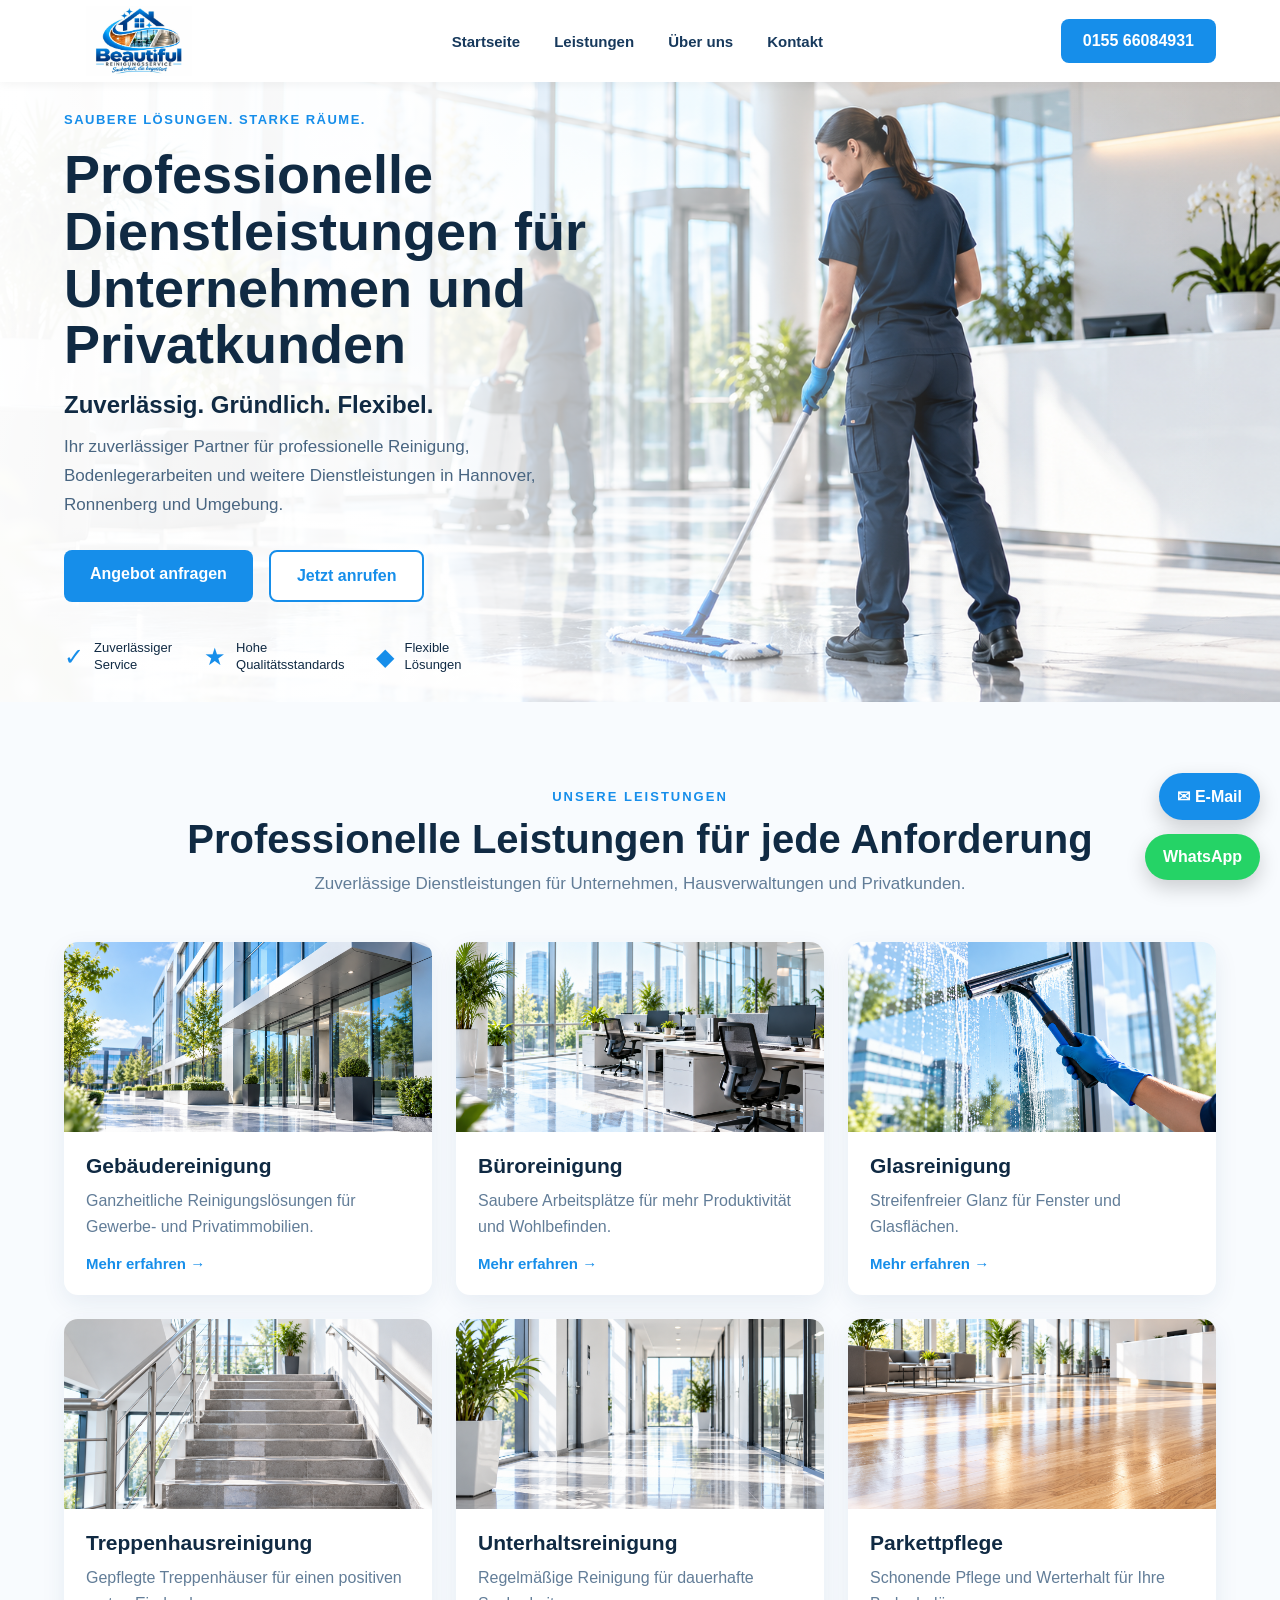
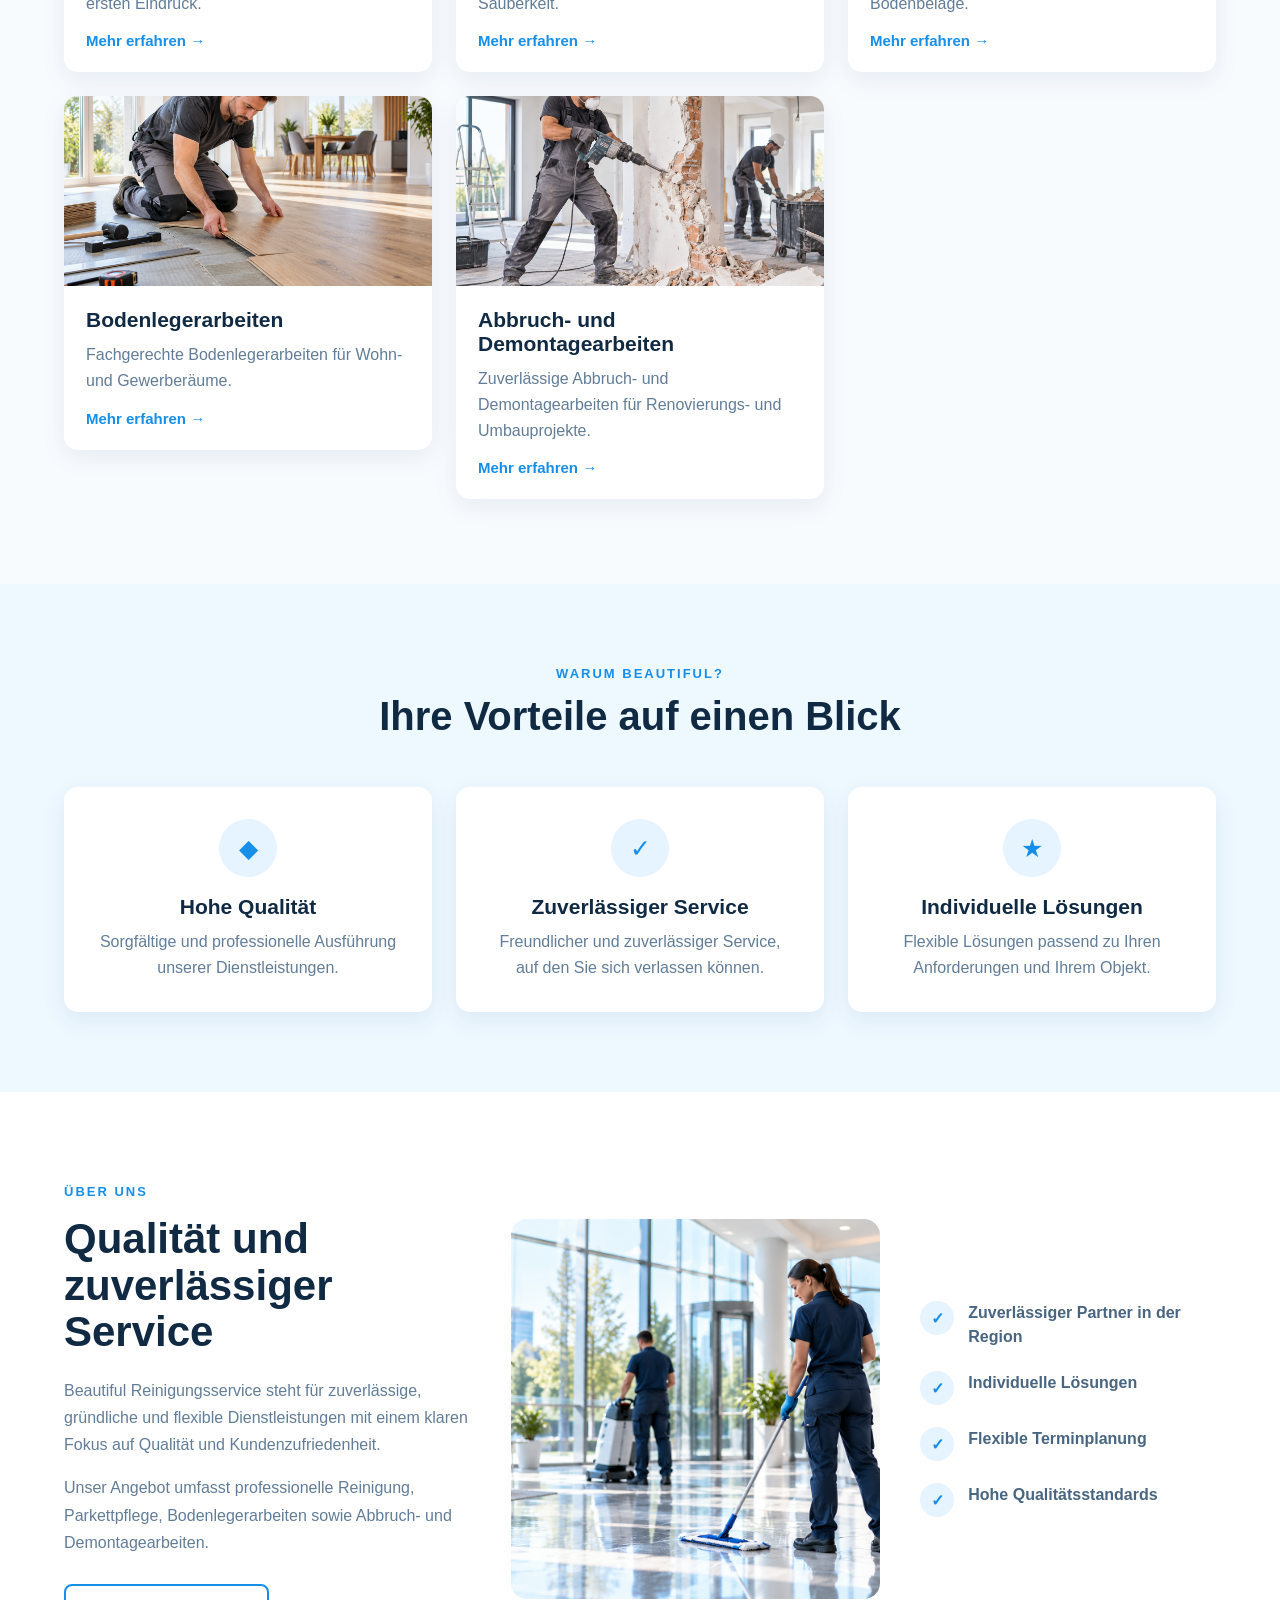
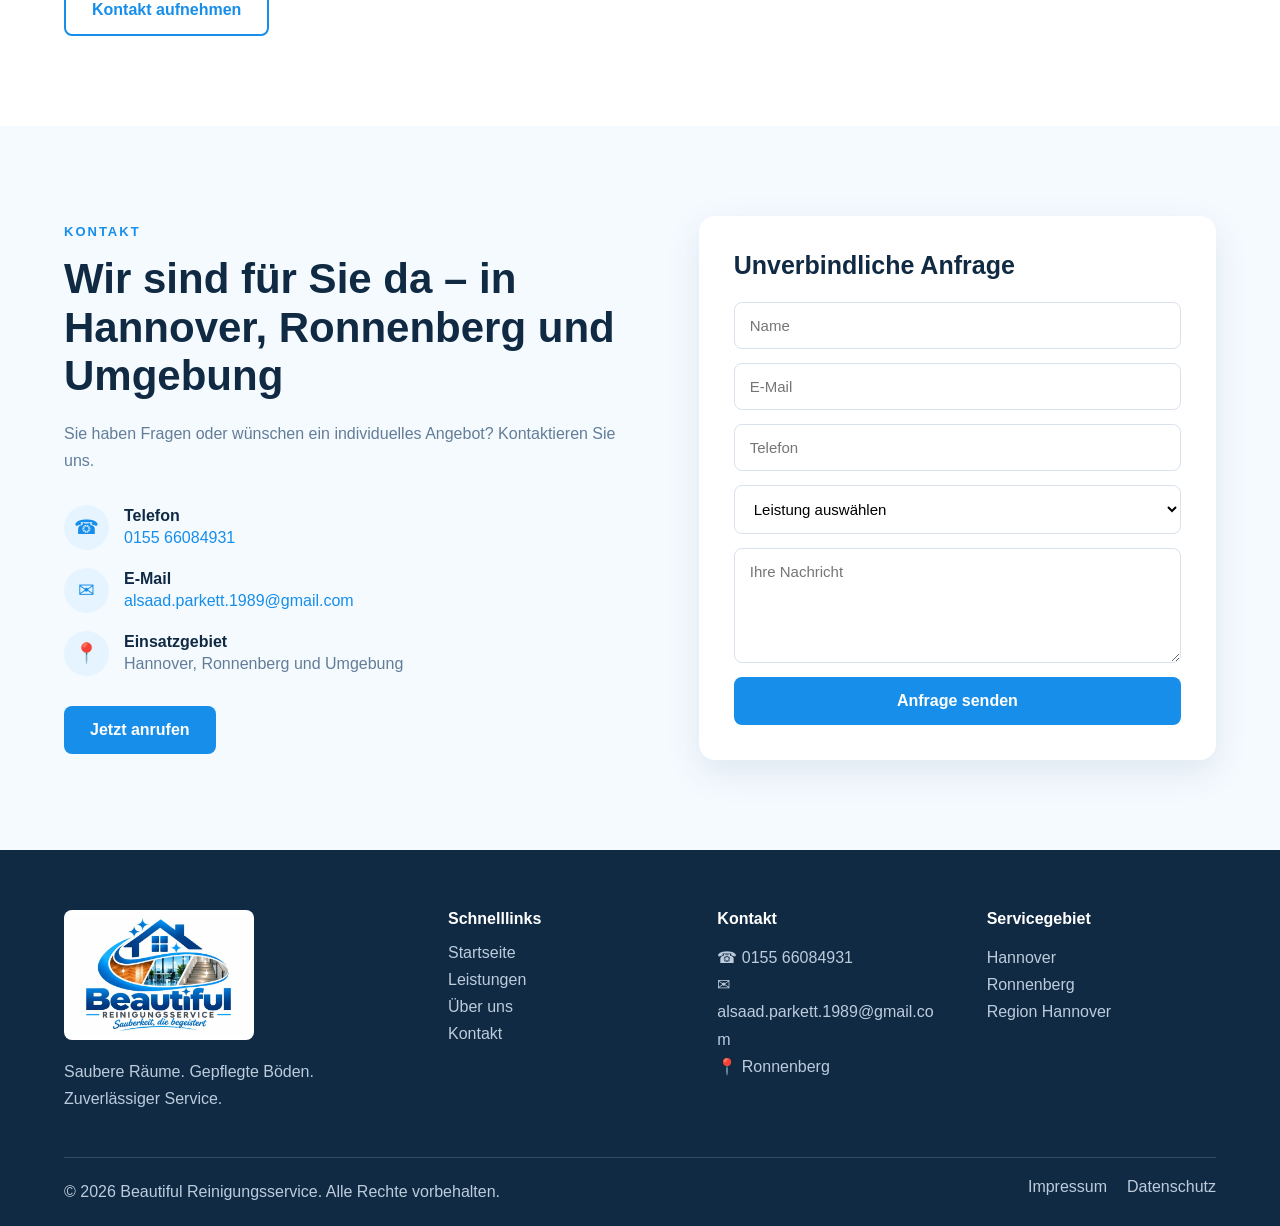
<file: index.html>
<!DOCTYPE html>
<html lang="de">

<head>
  <meta charset="UTF-8">

  <meta
    name="viewport"
    content="width=device-width, initial-scale=1.0"
  >

  <title>
    Beautiful Reinigungsservice | Hannover & Ronnenberg
  </title>

  <meta
    name="description"
    content="Professionelle Gebäudereinigung, Büroreinigung, Glasreinigung, Treppenhausreinigung, Unterhaltsreinigung, Parkettpflege, Bodenlegerarbeiten sowie Abbruch- und Demontagearbeiten in Hannover, Ronnenberg und Umgebung."
  >

  <meta
    http-equiv="Content-Security-Policy"
    content="
      default-src 'self';
      script-src 'self';
      style-src 'self';
      img-src 'self' data:;
      font-src 'self';
      connect-src 'self' https://formspree.io;
      form-action 'self' https://formspree.io;
      object-src 'none';
      base-uri 'self';
    "
  >

  <meta
    name="referrer"
    content="strict-origin-when-cross-origin"
  >

  <link
    rel="icon"
    type="image/jpeg"
    href="images/logo.jpeg"
  >

  <link
    rel="stylesheet"
    href="style.css"
  >
</head>


<body>


<!-- ================= HEADER ================= -->

<header class="header">

  <div class="container nav">

    <a
      href="#start"
      class="logo"
      aria-label="Beautiful Reinigungsservice Startseite"
    >
      <img
        src="images/logo.jpeg"
        alt="Beautiful Reinigungsservice Logo"
      >
    </a>


    <button
      class="menu-toggle"
      id="menuToggle"
      type="button"
      aria-label="Menü öffnen"
      aria-expanded="false"
      aria-controls="mobileNav"
    >
      ☰
    </button>


    <nav id="mobileNav">

      <a href="#start">
        Startseite
      </a>

      <a href="#leistungen">
        Leistungen
      </a>

      <a href="#ueber-uns">
        Über uns
      </a>

      <a href="#kontakt">
        Kontakt
      </a>

    </nav>


    <a
      class="nav-button"
      href="tel:+4915566084931"
    >
      0155 66084931
    </a>

  </div>

</header>



<!-- ================= HERO ================= -->

<section
  class="hero"
  id="start"
>

  <div class="container hero-content">

    <div class="hero-text">

      <span class="eyebrow">
        SAUBERE LÖSUNGEN. STARKE RÄUME.
      </span>


      <h1>
        Professionelle Dienstleistungen
        für Unternehmen und Privatkunden
      </h1>


      <h3>
        Zuverlässig. Gründlich. Flexibel.
      </h3>


      <p>
        Ihr zuverlässiger Partner für professionelle Reinigung,
        Bodenlegerarbeiten und weitere Dienstleistungen
        in Hannover, Ronnenberg und Umgebung.
      </p>


      <div class="hero-buttons">

        <a
          href="#kontakt"
          class="btn-primary"
        >
          Angebot anfragen
        </a>


        <a
          href="tel:+4915566084931"
          class="btn-secondary"
        >
          Jetzt anrufen
        </a>

      </div>


      <div class="hero-features">

        <div>
          <span>✓</span>

          <p>
            Zuverlässiger<br>
            Service
          </p>
        </div>


        <div>
          <span>★</span>

          <p>
            Hohe<br>
            Qualitätsstandards
          </p>
        </div>


        <div>
          <span>◆</span>

          <p>
            Flexible<br>
            Lösungen
          </p>
        </div>

      </div>

    </div>

  </div>

</section>



<!-- ================= LEISTUNGEN ================= -->

<section
  class="services"
  id="leistungen"
>

  <div class="container">

    <div class="section-heading">

      <span>
        UNSERE LEISTUNGEN
      </span>


      <h2>
        Professionelle Leistungen für jede Anforderung
      </h2>


      <p>
        Zuverlässige Dienstleistungen für Unternehmen,
        Hausverwaltungen und Privatkunden.
      </p>

    </div>


    <div class="service-grid">


      <!-- GEBÄUDEREINIGUNG -->

      <article class="service-card">

        <img
          src="images/gebaeudereinigung.png"
          alt="Gebäudereinigung"
          loading="lazy"
        >

        <div class="service-content">

          <h3>
            Gebäudereinigung
          </h3>

          <p>
            Ganzheitliche Reinigungslösungen
            für Gewerbe- und Privatimmobilien.
          </p>


          <button
            class="more-btn"
            type="button"
          >
            Mehr erfahren →
          </button>


          <div class="more-text">

            <p>
              Wir übernehmen die professionelle Reinigung
              von Wohn- und Gewerbeimmobilien.
              Der Leistungsumfang wird individuell
              an Ihr Objekt angepasst.
            </p>


            <button
              class="service-request"
              type="button"
              data-service="Gebäudereinigung"
            >
              Angebot anfragen
            </button>

          </div>

        </div>

      </article>



      <!-- BÜROREINIGUNG -->

      <article class="service-card">

        <img
          src="images/buero.png"
          alt="Büroreinigung"
          loading="lazy"
        >

        <div class="service-content">

          <h3>
            Büroreinigung
          </h3>

          <p>
            Saubere Arbeitsplätze für mehr
            Produktivität und Wohlbefinden.
          </p>


          <button
            class="more-btn"
            type="button"
          >
            Mehr erfahren →
          </button>


          <div class="more-text">

            <p>
              Wir reinigen Büros, Arbeitsplätze,
              Küchen, Sanitärbereiche und
              Gemeinschaftsräume gründlich und zuverlässig.
            </p>


            <button
              class="service-request"
              type="button"
              data-service="Büroreinigung"
            >
              Angebot anfragen
            </button>

          </div>

        </div>

      </article>



      <!-- GLASREINIGUNG -->

      <article class="service-card">

        <img
          src="images/glasreinigung.png"
          alt="Glasreinigung"
          loading="lazy"
        >

        <div class="service-content">

          <h3>
            Glasreinigung
          </h3>

          <p>
            Streifenfreier Glanz für Fenster
            und Glasflächen.
          </p>


          <button
            class="more-btn"
            type="button"
          >
            Mehr erfahren →
          </button>


          <div class="more-text">

            <p>
              Professionelle Reinigung von Fenstern,
              Glasflächen und Glastüren für ein
              gepflegtes Ergebnis.
            </p>


            <button
              class="service-request"
              type="button"
              data-service="Glasreinigung"
            >
              Angebot anfragen
            </button>

          </div>

        </div>

      </article>



      <!-- TREPPENHAUSREINIGUNG -->

      <article class="service-card">

        <img
          src="images/treppenhaus.png"
          alt="Treppenhausreinigung"
          loading="lazy"
        >

        <div class="service-content">

          <h3>
            Treppenhausreinigung
          </h3>

          <p>
            Gepflegte Treppenhäuser für einen
            positiven ersten Eindruck.
          </p>


          <button
            class="more-btn"
            type="button"
          >
            Mehr erfahren →
          </button>


          <div class="more-text">

            <p>
              Reinigung von Treppen, Geländern,
              Eingangsbereichen und gemeinschaftlich
              genutzten Flächen.
            </p>


            <button
              class="service-request"
              type="button"
              data-service="Treppenhausreinigung"
            >
              Angebot anfragen
            </button>

          </div>

        </div>

      </article>



      <!-- UNTERHALTSREINIGUNG -->

      <article class="service-card">

        <img
          src="images/unterhaltsreinigung.png"
          alt="Unterhaltsreinigung"
          loading="lazy"
        >

        <div class="service-content">

          <h3>
            Unterhaltsreinigung
          </h3>

          <p>
            Regelmäßige Reinigung für dauerhafte
            Sauberkeit.
          </p>


          <button
            class="more-btn"
            type="button"
          >
            Mehr erfahren →
          </button>


          <div class="more-text">

            <p>
              Regelmäßige Reinigung nach individuell
              vereinbartem Reinigungsplan –
              täglich, wöchentlich oder nach Bedarf.
            </p>


            <button
              class="service-request"
              type="button"
              data-service="Unterhaltsreinigung"
            >
              Angebot anfragen
            </button>

          </div>

        </div>

      </article>



      <!-- PARKETTPFLEGE -->

      <article class="service-card">

        <img
          src="images/parkettpflege.png"
          alt="Parkettpflege"
          loading="lazy"
        >

        <div class="service-content">

          <h3>
            Parkettpflege
          </h3>

          <p>
            Schonende Pflege und Werterhalt
            für Ihre Bodenbeläge.
          </p>


          <button
            class="more-btn"
            type="button"
          >
            Mehr erfahren →
          </button>


          <div class="more-text">

            <p>
              Schonende Reinigung und Pflege
              von Parkett- und Holzböden
              für eine gepflegte Oberfläche.
            </p>


            <button
              class="service-request"
              type="button"
              data-service="Parkettpflege"
            >
              Angebot anfragen
            </button>

          </div>

        </div>

      </article>



      <!-- BODENLEGER -->

      <article class="service-card">

        <img
          src="images/bodenleger.png"
          alt="Bodenlegerarbeiten"
          loading="lazy"
        >

        <div class="service-content">

          <h3>
            Bodenlegerarbeiten
          </h3>

          <p>
            Fachgerechte Bodenlegerarbeiten
            für Wohn- und Gewerberäume.
          </p>


          <button
            class="more-btn"
            type="button"
          >
            Mehr erfahren →
          </button>


          <div class="more-text">

            <p>
              Wir übernehmen Bodenlegerarbeiten
              im Rahmen der gesetzlich zulässigen Tätigkeiten
              und beraten Sie individuell zu Ihrem Projekt.
            </p>


            <button
              class="service-request"
              type="button"
              data-service="Bodenlegerarbeiten"
            >
              Angebot anfragen
            </button>

          </div>

        </div>

      </article>



      <!-- ABBRUCH -->

      <article class="service-card">

        <img
          src="images/abbruch.png"
          alt="Abbruch- und Demontagearbeiten"
          loading="lazy"
        >

        <div class="service-content">

          <h3>
            Abbruch- und Demontagearbeiten
          </h3>

          <p>
            Zuverlässige Abbruch- und Demontagearbeiten
            für Renovierungs- und Umbauprojekte.
          </p>


          <button
            class="more-btn"
            type="button"
          >
            Mehr erfahren →
          </button>


          <div class="more-text">

            <p>
              Durchführung von Abbruch- und Demontagearbeiten
              im Rahmen der gesetzlich zulässigen Tätigkeiten.
            </p>


            <button
              class="service-request"
              type="button"
              data-service="Abbruch- und Demontagearbeiten"
            >
              Angebot anfragen
            </button>

          </div>

        </div>

      </article>


    </div>

  </div>

</section>



<!-- ================= VORTEILE ================= -->

<section class="advantages">

  <div class="container">

    <div class="section-heading">

      <span>
        WARUM BEAUTIFUL?
      </span>

      <h2>
        Ihre Vorteile auf einen Blick
      </h2>

    </div>


    <div class="advantages-grid">


      <div class="advantage-card">

        <div class="advantage-icon">
          ◆
        </div>

        <h3>
          Hohe Qualität
        </h3>

        <p>
          Sorgfältige und professionelle Ausführung
          unserer Dienstleistungen.
        </p>

      </div>


      <div class="advantage-card">

        <div class="advantage-icon">
          ✓
        </div>

        <h3>
          Zuverlässiger Service
        </h3>

        <p>
          Freundlicher und zuverlässiger Service,
          auf den Sie sich verlassen können.
        </p>

      </div>


      <div class="advantage-card">

        <div class="advantage-icon">
          ★
        </div>

        <h3>
          Individuelle Lösungen
        </h3>

        <p>
          Flexible Lösungen passend
          zu Ihren Anforderungen und Ihrem Objekt.
        </p>

      </div>


    </div>

  </div>

</section>



<!-- ================= ÜBER UNS ================= -->

<section
  class="about"
  id="ueber-uns"
>

  <div class="container about-grid">


    <div class="about-text">

      <span class="section-label">
        ÜBER UNS
      </span>


      <h2>
        Qualität und zuverlässiger Service
      </h2>


      <p>
        Beautiful Reinigungsservice steht für zuverlässige,
        gründliche und flexible Dienstleistungen
        mit einem klaren Fokus auf Qualität
        und Kundenzufriedenheit.
      </p>


      <p>
        Unser Angebot umfasst professionelle Reinigung,
        Parkettpflege, Bodenlegerarbeiten sowie
        Abbruch- und Demontagearbeiten.
      </p>


      <a
        href="#kontakt"
        class="btn-secondary about-button"
      >
        Kontakt aufnehmen
      </a>

    </div>


    <div class="about-image-wrap">

      <img
        src="images/hero-cleaning.png"
        alt="Professionelle Dienstleistungen"
        class="about-image"
        loading="lazy"
      >

    </div>


    <div class="about-points">

      <div class="about-point">
        <span>✓</span>
        <p>Zuverlässiger Partner in der Region</p>
      </div>

      <div class="about-point">
        <span>✓</span>
        <p>Individuelle Lösungen</p>
      </div>

      <div class="about-point">
        <span>✓</span>
        <p>Flexible Terminplanung</p>
      </div>

      <div class="about-point">
        <span>✓</span>
        <p>Hohe Qualitätsstandards</p>
      </div>

    </div>


  </div>

</section>



<!-- ================= KONTAKT ================= -->

<section
  class="contact"
  id="kontakt"
>

  <div class="container contact-grid">


    <div class="contact-info">

      <span class="section-label">
        KONTAKT
      </span>


      <h2>
        Wir sind für Sie da – in Hannover,
        Ronnenberg und Umgebung
      </h2>


      <p>
        Sie haben Fragen oder wünschen
        ein individuelles Angebot?
        Kontaktieren Sie uns.
      </p>


      <div class="contact-items">


        <div class="contact-item">

          <span>☎</span>

          <div>

            <strong>
              Telefon
            </strong>

            <a href="tel:+4915566084931">
              0155 66084931
            </a>

          </div>

        </div>



        <div class="contact-item">

          <span>✉</span>

          <div>

            <strong>
              E-Mail
            </strong>

            <a href="mailto:alsaad.parkett.1989@gmail.com">
              alsaad.parkett.1989@gmail.com
            </a>

          </div>

        </div>



        <div class="contact-item">

          <span>📍</span>

          <div>

            <strong>
              Einsatzgebiet
            </strong>

            <p>
              Hannover, Ronnenberg und Umgebung
            </p>

          </div>

        </div>


      </div>


      <a
        href="tel:+4915566084931"
        class="btn-primary contact-button"
      >
        Jetzt anrufen
      </a>

    </div>



    <!-- FORMULAR -->

    <div class="contact-box">

      <h3>
        Unverbindliche Anfrage
      </h3>


      <form
        id="contactForm"
        action="https://formspree.io/f/xkjoogwv"
        method="POST"
      >


        <label class="sr-only" for="name">
          Name
        </label>


        <input
          id="name"
          type="text"
          name="name"
          placeholder="Name"
          maxlength="100"
          required
        >


        <label class="sr-only" for="email">
          E-Mail
        </label>


        <input
          id="email"
          type="email"
          name="email"
          placeholder="E-Mail"
          maxlength="150"
          required
        >


        <label class="sr-only" for="telefon">
          Telefon
        </label>


        <input
          id="telefon"
          type="tel"
          name="telefon"
          placeholder="Telefon"
          maxlength="40"
        >


        <label class="sr-only" for="leistung">
          Leistung
        </label>


        <select
          id="leistung"
          name="leistung"
          required
        >

          <option value="">
            Leistung auswählen
          </option>

          <option value="Gebäudereinigung">
            Gebäudereinigung
          </option>

          <option value="Büroreinigung">
            Büroreinigung
          </option>

          <option value="Glasreinigung">
            Glasreinigung
          </option>

          <option value="Treppenhausreinigung">
            Treppenhausreinigung
          </option>

          <option value="Unterhaltsreinigung">
            Unterhaltsreinigung
          </option>

          <option value="Parkettpflege">
            Parkettpflege
          </option>

          <option value="Bodenlegerarbeiten">
            Bodenlegerarbeiten
          </option>

          <option value="Abbruch- und Demontagearbeiten">
            Abbruch- und Demontagearbeiten
          </option>

        </select>


        <label class="sr-only" for="nachricht">
          Nachricht
        </label>


        <textarea
          id="nachricht"
          name="nachricht"
          rows="5"
          placeholder="Ihre Nachricht"
          maxlength="2000"
          required
        ></textarea>


        <div
          class="bot-field-wrapper"
          aria-hidden="true"
        >

          <label for="website">
            Bitte nicht ausfüllen
          </label>

          <input
            id="website"
            type="text"
            name="_gotcha"
            tabindex="-1"
            autocomplete="off"
          >

        </div>


        <button
          id="submitButton"
          type="submit"
        >
          Anfrage senden
        </button>


        <div
          id="formStatus"
          class="form-status"
          aria-live="polite"
        ></div>

      </form>

    </div>


  </div>

</section>



<!-- ================= FOOTER ================= -->

<footer class="footer">

  <div class="container footer-grid">


    <div class="footer-brand">

      <img
        src="images/logo.jpeg"
        alt="Beautiful Reinigungsservice"
        class="footer-logo"
      >

      <p>
        Saubere Räume.
        Gepflegte Böden.
        Zuverlässiger Service.
      </p>

    </div>



    <div>

      <h4>
        Schnelllinks
      </h4>

      <a href="#start">
        Startseite
      </a>

      <a href="#leistungen">
        Leistungen
      </a>

      <a href="#ueber-uns">
        Über uns
      </a>

      <a href="#kontakt">
        Kontakt
      </a>

    </div>



    <div>

      <h4>
        Kontakt
      </h4>

      <p>
        ☎
        <a href="tel:+4915566084931">
          0155 66084931
        </a>
      </p>


      <p>
        ✉
        <a href="mailto:alsaad.parkett.1989@gmail.com">
          alsaad.parkett.1989@gmail.com
        </a>
      </p>


      <p>
        📍 Ronnenberg
      </p>

    </div>



    <div>

      <h4>
        Servicegebiet
      </h4>

      <p>Hannover</p>

      <p>Ronnenberg</p>

      <p>Region Hannover</p>

    </div>


  </div>


  <div class="container footer-bottom">

    <p>
      © 2026 Beautiful Reinigungsservice.
      Alle Rechte vorbehalten.
    </p>


    <div>

      <a href="impressum.html">
        Impressum
      </a>

      <a href="datenschutz.html">
        Datenschutz
      </a>

    </div>

  </div>

</footer>



<!-- ================= FLOATING CONTACT BUTTONS ================= -->

<a
  href="mailto:alsaad.parkett.1989@gmail.com"
  class="email-button"
  aria-label="E-Mail senden"
>
  ✉ E-Mail
</a>


<a
  href="https://wa.me/4915566084931"
  class="whatsapp-button"
  target="_blank"
  rel="noopener noreferrer"
  aria-label="Kontakt über WhatsApp"
>
  WhatsApp
</a>


<script src="script.js"></script>

</body>

</html>
</file>
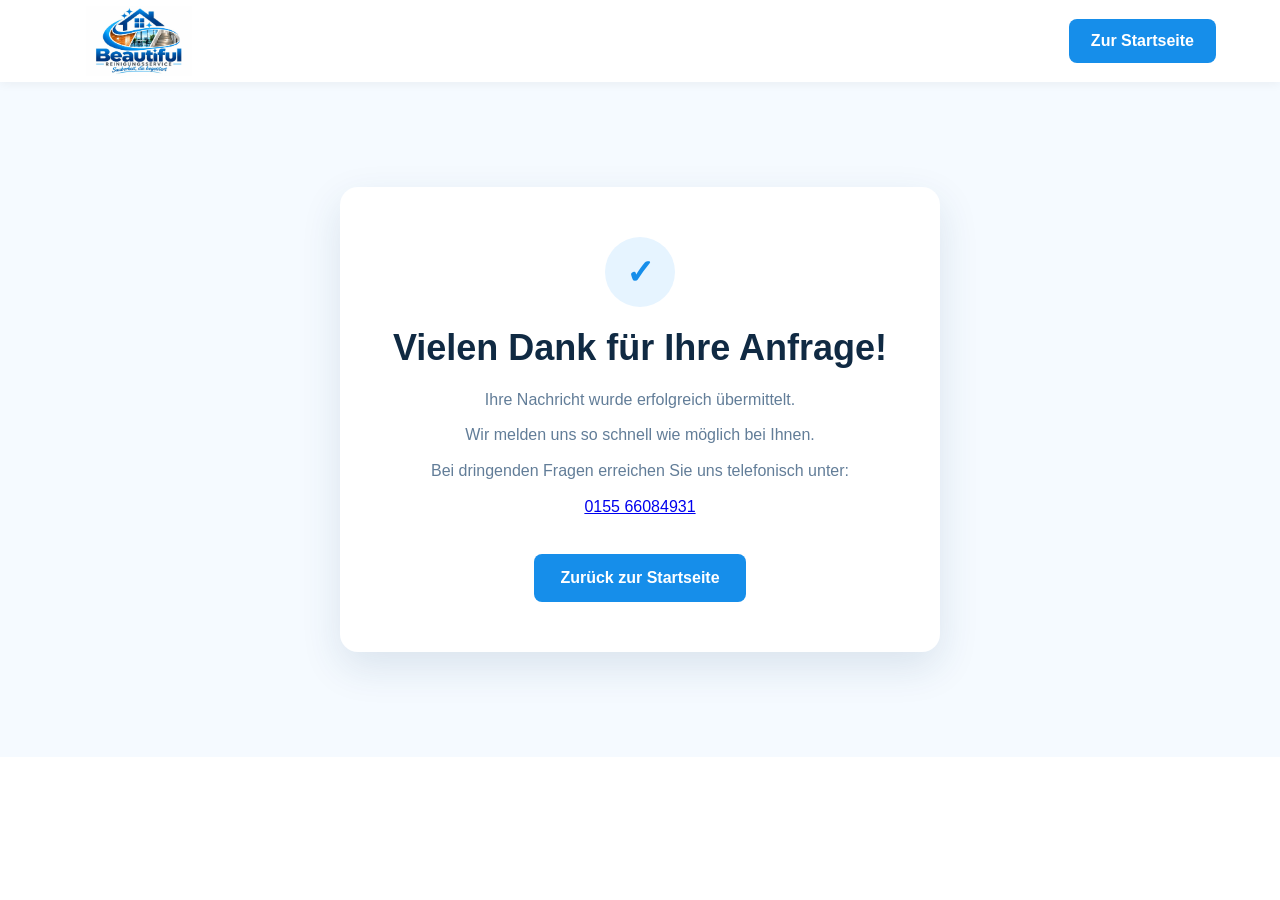
<file: danke.html>
<!DOCTYPE html>
<html lang="de">

<head>

  <meta charset="UTF-8">

  <meta
    name="viewport"
    content="width=device-width, initial-scale=1.0"
  >

  <title>
    Vielen Dank | Beautiful Reinigungsservice
  </title>

  <link
    rel="icon"
    type="image/jpeg"
    href="images/logo.jpeg"
  >

  <link
    rel="stylesheet"
    href="style.css"
  >

</head>


<body>


<header class="header">

  <div class="container nav">

    <a
      href="index.html"
      class="logo"
    >

      <img
        src="images/logo.jpeg"
        alt="Beautiful Reinigungsservice Logo"
      >

    </a>


    <a
      href="index.html"
      class="nav-button"
    >
      Zur Startseite
    </a>

  </div>

</header>


<main class="thank-you-page">

  <div class="thank-you-box">

    <div class="thank-you-icon">
      ✓
    </div>


    <h1>
      Vielen Dank für Ihre Anfrage!
    </h1>


    <p>
      Ihre Nachricht wurde erfolgreich übermittelt.
    </p>


    <p>
      Wir melden uns so schnell wie möglich bei Ihnen.
    </p>


    <p>
      Bei dringenden Fragen erreichen Sie uns telefonisch unter:
    </p>


    <p>
      <a href="tel:+4915566084931">
        0155 66084931
      </a>
    </p>


    <a
      href="index.html"
      class="btn-primary"
    >
      Zurück zur Startseite
    </a>

  </div>

</main>


</body>

</html>
</file>
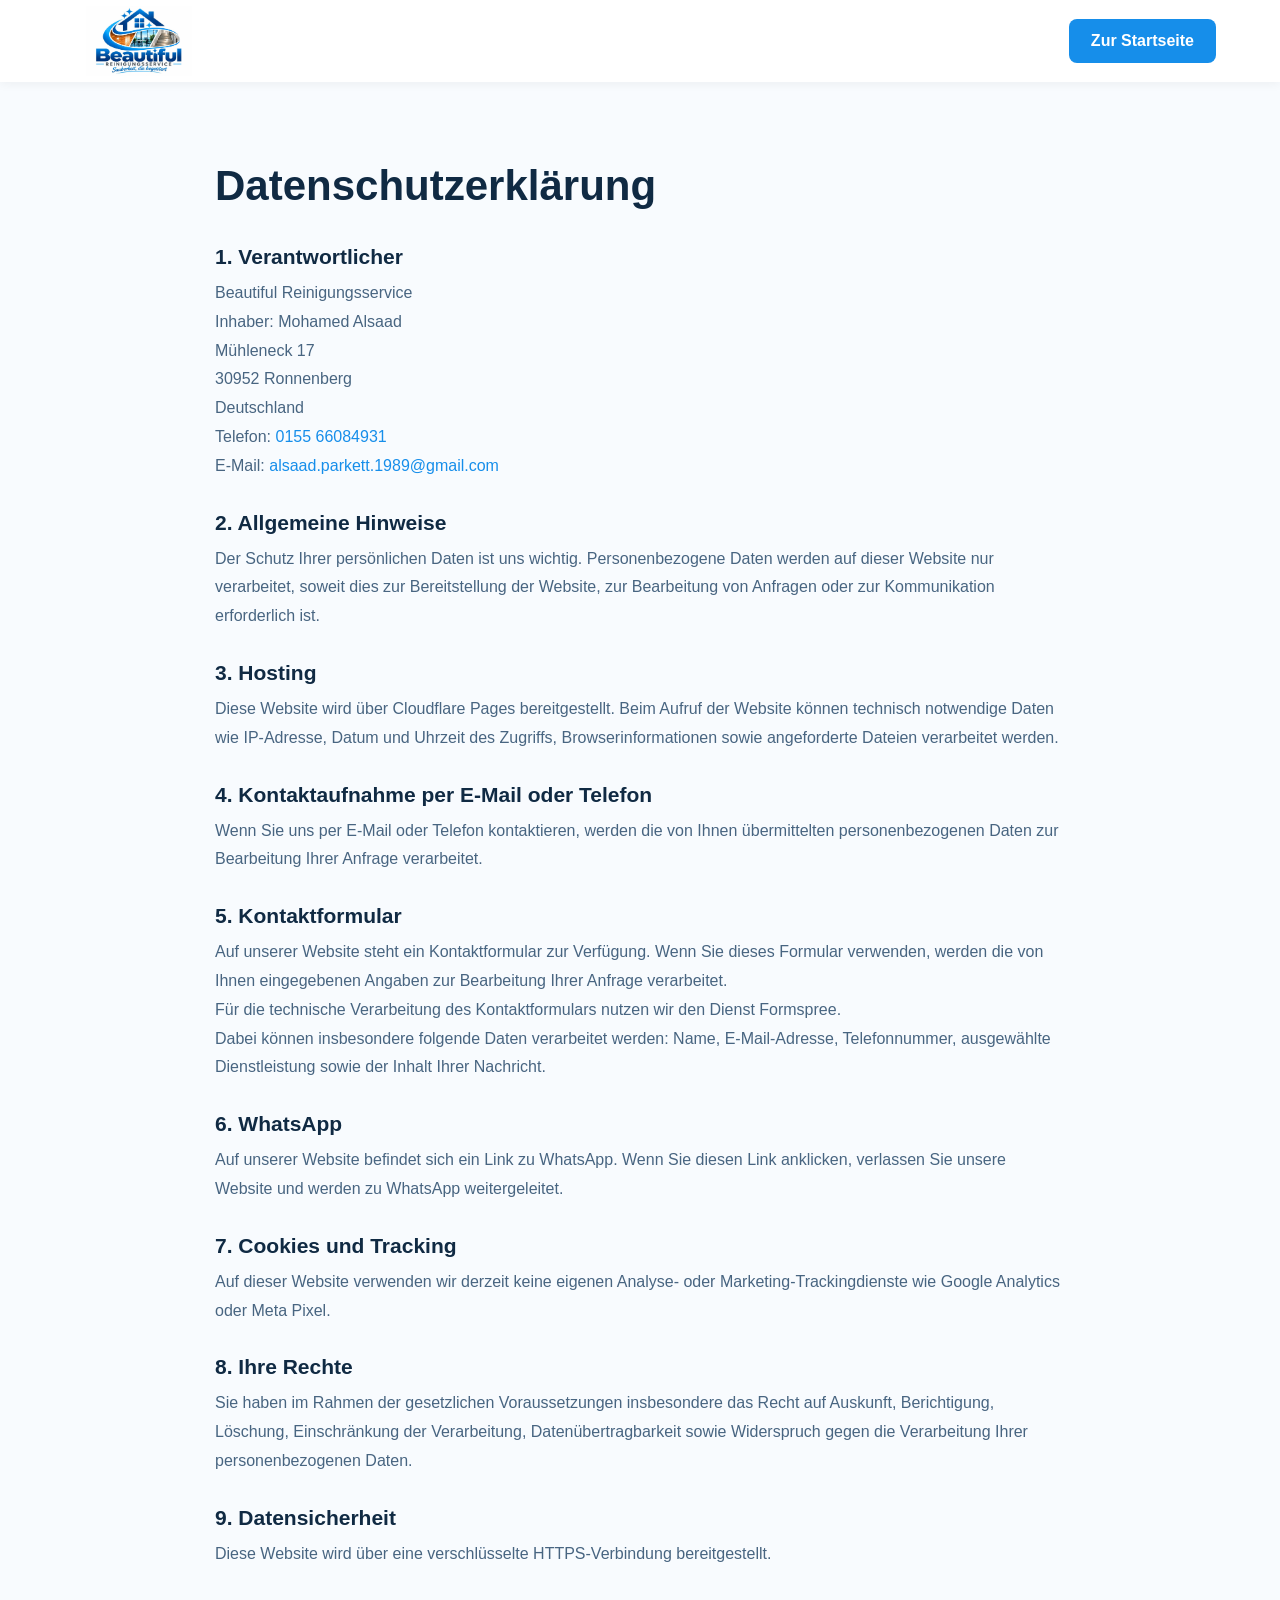
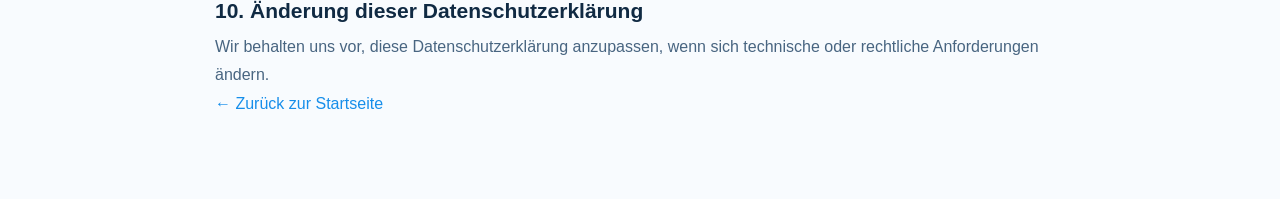
<file: datenschutz.html>
<!DOCTYPE html>
<html lang="de">

<head>

  <meta charset="UTF-8">

  <meta
    name="viewport"
    content="width=device-width, initial-scale=1.0"
  >

  <title>
    Datenschutz | Beautiful Reinigungsservice
  </title>

  <meta
    http-equiv="Content-Security-Policy"
    content="
      default-src 'self';
      script-src 'self';
      style-src 'self';
      img-src 'self' data:;
      font-src 'self';
      object-src 'none';
      base-uri 'self';
    "
  >

  <meta
    name="referrer"
    content="strict-origin-when-cross-origin"
  >

  <link
    rel="icon"
    type="image/jpeg"
    href="images/logo.jpeg"
  >

  <link
    rel="stylesheet"
    href="style.css"
  >

</head>


<body>


<header class="header">

  <div class="container nav">

    <a
      href="index.html"
      class="logo"
    >

      <img
        src="images/logo.jpeg"
        alt="Beautiful Reinigungsservice Logo"
      >

    </a>


    <a
      href="index.html"
      class="nav-button"
    >
      Zur Startseite
    </a>

  </div>

</header>


<main class="legal-page">

  <div class="container legal-content">

    <h1>
      Datenschutzerklärung
    </h1>


    <h2>
      1. Verantwortlicher
    </h2>


    <p>
      Beautiful Reinigungsservice<br>
      Inhaber: Mohamed Alsaad<br>
      Mühleneck 17<br>
      30952 Ronnenberg<br>
      Deutschland
    </p>


    <p>
      Telefon:
      <a href="tel:+4915566084931">
        0155 66084931
      </a>
    </p>


    <p>
      E-Mail:
      <a href="mailto:alsaad.parkett.1989@gmail.com">
        alsaad.parkett.1989@gmail.com
      </a>
    </p>


    <h2>
      2. Allgemeine Hinweise
    </h2>


    <p>
      Der Schutz Ihrer persönlichen Daten ist uns wichtig.
      Personenbezogene Daten werden auf dieser Website nur
      verarbeitet, soweit dies zur Bereitstellung der Website,
      zur Bearbeitung von Anfragen oder zur Kommunikation
      erforderlich ist.
    </p>


    <h2>
      3. Hosting
    </h2>


    <p>
      Diese Website wird über Cloudflare Pages bereitgestellt.
      Beim Aufruf der Website können technisch notwendige Daten
      wie IP-Adresse, Datum und Uhrzeit des Zugriffs,
      Browserinformationen sowie angeforderte Dateien verarbeitet
      werden.
    </p>


    <h2>
      4. Kontaktaufnahme per E-Mail oder Telefon
    </h2>


    <p>
      Wenn Sie uns per E-Mail oder Telefon kontaktieren,
      werden die von Ihnen übermittelten personenbezogenen
      Daten zur Bearbeitung Ihrer Anfrage verarbeitet.
    </p>


    <h2>
      5. Kontaktformular
    </h2>


    <p>
      Auf unserer Website steht ein Kontaktformular zur Verfügung.
      Wenn Sie dieses Formular verwenden, werden die von Ihnen
      eingegebenen Angaben zur Bearbeitung Ihrer Anfrage verarbeitet.
    </p>


    <p>
      Für die technische Verarbeitung des Kontaktformulars
      nutzen wir den Dienst Formspree.
    </p>


    <p>
      Dabei können insbesondere folgende Daten verarbeitet werden:
      Name, E-Mail-Adresse, Telefonnummer,
      ausgewählte Dienstleistung sowie der Inhalt Ihrer Nachricht.
    </p>


    <h2>
      6. WhatsApp
    </h2>


    <p>
      Auf unserer Website befindet sich ein Link zu WhatsApp.
      Wenn Sie diesen Link anklicken, verlassen Sie unsere Website
      und werden zu WhatsApp weitergeleitet.
    </p>


    <h2>
      7. Cookies und Tracking
    </h2>


    <p>
      Auf dieser Website verwenden wir derzeit keine eigenen
      Analyse- oder Marketing-Trackingdienste wie Google Analytics
      oder Meta Pixel.
    </p>


    <h2>
      8. Ihre Rechte
    </h2>


    <p>
      Sie haben im Rahmen der gesetzlichen Voraussetzungen
      insbesondere das Recht auf Auskunft, Berichtigung,
      Löschung, Einschränkung der Verarbeitung,
      Datenübertragbarkeit sowie Widerspruch gegen die
      Verarbeitung Ihrer personenbezogenen Daten.
    </p>


    <h2>
      9. Datensicherheit
    </h2>


    <p>
      Diese Website wird über eine verschlüsselte
      HTTPS-Verbindung bereitgestellt.
    </p>


    <h2>
      10. Änderung dieser Datenschutzerklärung
    </h2>


    <p>
      Wir behalten uns vor, diese Datenschutzerklärung
      anzupassen, wenn sich technische oder rechtliche
      Anforderungen ändern.
    </p>


    <p>
      <a href="index.html">
        ← Zurück zur Startseite
      </a>
    </p>

  </div>

</main>


</body>

</html>
</file>
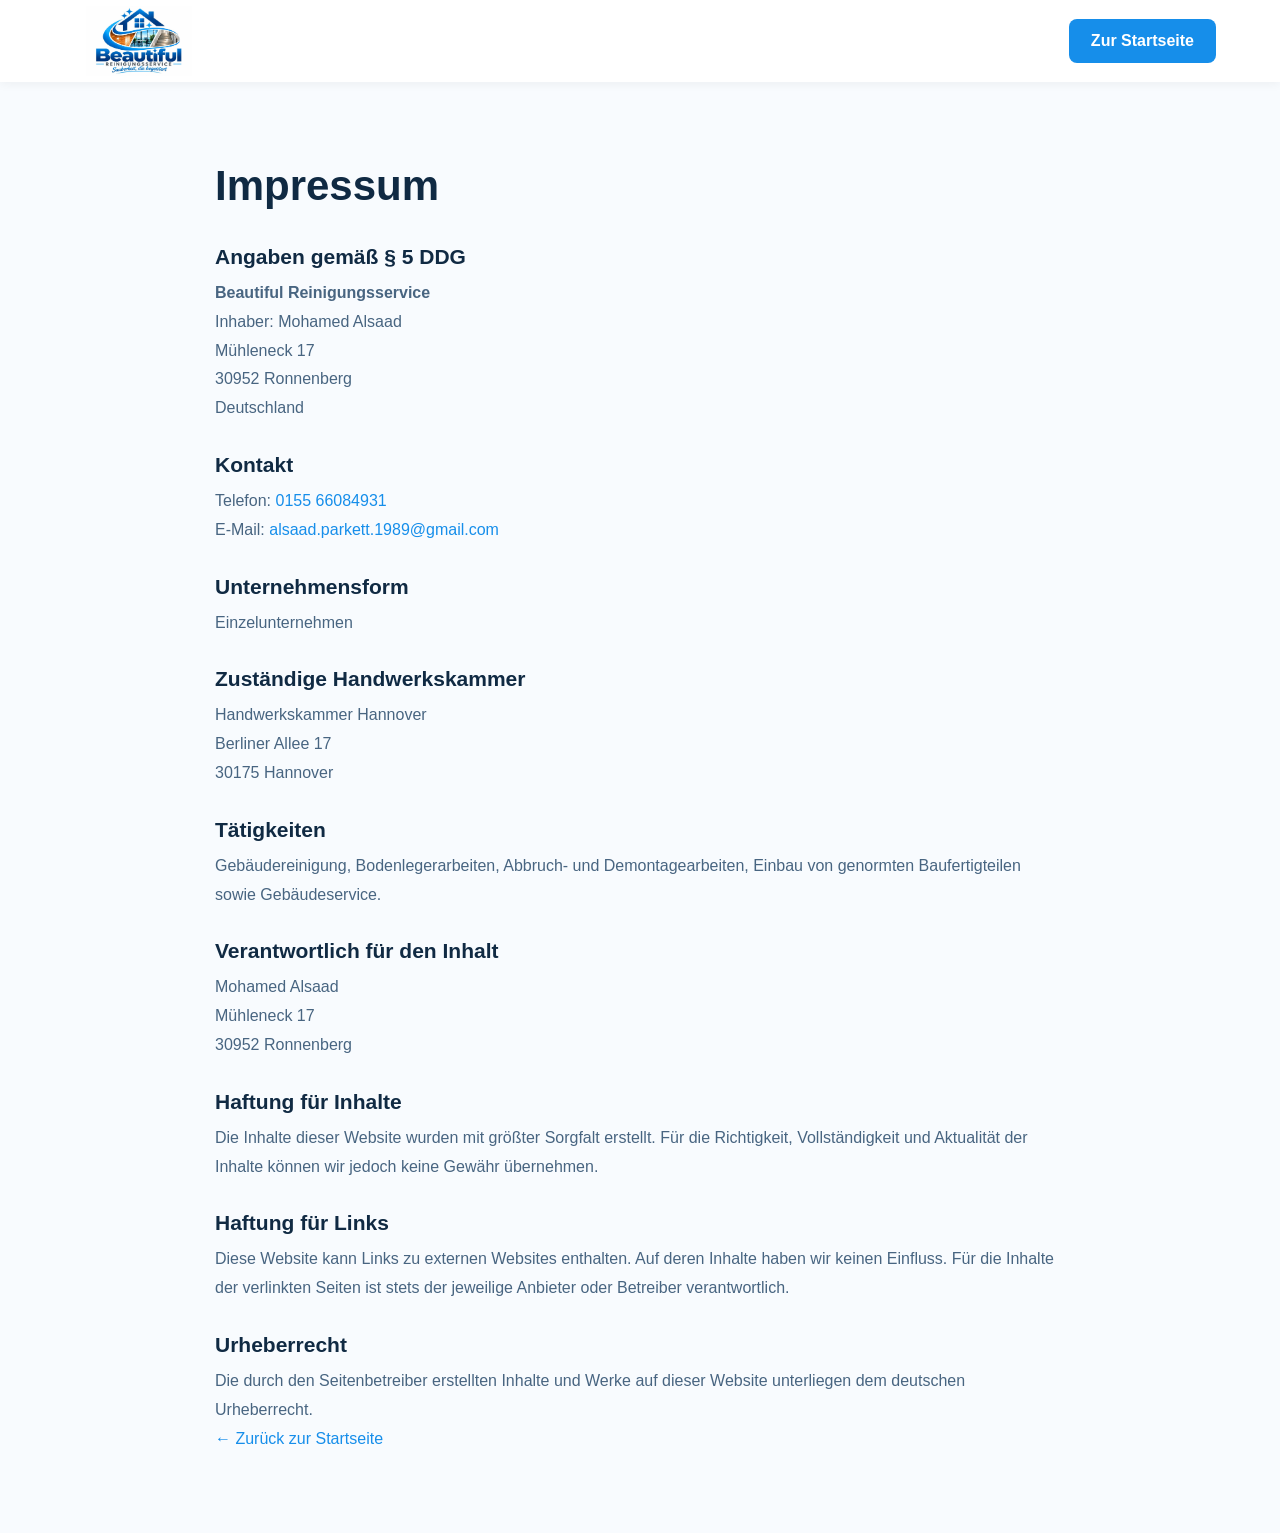
<file: impressum.html>
<!DOCTYPE html>
<html lang="de">

<head>

  <meta charset="UTF-8">

  <meta
    name="viewport"
    content="width=device-width, initial-scale=1.0"
  >

  <title>
    Impressum | Beautiful Reinigungsservice
  </title>

  <meta
    http-equiv="Content-Security-Policy"
    content="
      default-src 'self';
      script-src 'self';
      style-src 'self';
      img-src 'self' data:;
      font-src 'self';
      object-src 'none';
      base-uri 'self';
    "
  >

  <meta
    name="referrer"
    content="strict-origin-when-cross-origin"
  >

  <link
    rel="icon"
    type="image/jpeg"
    href="images/logo.jpeg"
  >

  <link
    rel="stylesheet"
    href="style.css"
  >

</head>


<body>


<header class="header">

  <div class="container nav">

    <a
      href="index.html"
      class="logo"
    >

      <img
        src="images/logo.jpeg"
        alt="Beautiful Reinigungsservice Logo"
      >

    </a>


    <a
      href="index.html"
      class="nav-button"
    >
      Zur Startseite
    </a>

  </div>

</header>


<main class="legal-page">

  <div class="container legal-content">

    <h1>
      Impressum
    </h1>


    <h2>
      Angaben gemäß § 5 DDG
    </h2>


    <p>
      <strong>
        Beautiful Reinigungsservice
      </strong>
    </p>


    <p>
      Inhaber: Mohamed Alsaad
    </p>


    <p>
      Mühleneck 17<br>
      30952 Ronnenberg<br>
      Deutschland
    </p>


    <h2>
      Kontakt
    </h2>


    <p>
      Telefon:
      <a href="tel:+4915566084931">
        0155 66084931
      </a>
    </p>


    <p>
      E-Mail:
      <a href="mailto:alsaad.parkett.1989@gmail.com">
        alsaad.parkett.1989@gmail.com
      </a>
    </p>


    <h2>
      Unternehmensform
    </h2>


    <p>
      Einzelunternehmen
    </p>


    <h2>
      Zuständige Handwerkskammer
    </h2>


    <p>
      Handwerkskammer Hannover<br>
      Berliner Allee 17<br>
      30175 Hannover
    </p>


    <h2>
      Tätigkeiten
    </h2>


    <p>
      Gebäudereinigung,
      Bodenlegerarbeiten,
      Abbruch- und Demontagearbeiten,
      Einbau von genormten Baufertigteilen
      sowie Gebäudeservice.
    </p>


    <h2>
      Verantwortlich für den Inhalt
    </h2>


    <p>
      Mohamed Alsaad<br>
      Mühleneck 17<br>
      30952 Ronnenberg
    </p>


    <h2>
      Haftung für Inhalte
    </h2>


    <p>
      Die Inhalte dieser Website wurden mit größter
      Sorgfalt erstellt. Für die Richtigkeit,
      Vollständigkeit und Aktualität der Inhalte
      können wir jedoch keine Gewähr übernehmen.
    </p>


    <h2>
      Haftung für Links
    </h2>


    <p>
      Diese Website kann Links zu externen Websites
      enthalten. Auf deren Inhalte haben wir keinen Einfluss.
      Für die Inhalte der verlinkten Seiten ist stets
      der jeweilige Anbieter oder Betreiber verantwortlich.
    </p>


    <h2>
      Urheberrecht
    </h2>


    <p>
      Die durch den Seitenbetreiber erstellten Inhalte
      und Werke auf dieser Website unterliegen
      dem deutschen Urheberrecht.
    </p>


    <p>
      <a href="index.html">
        ← Zurück zur Startseite
      </a>
    </p>

  </div>

</main>


</body>

</html>
</file>
<file: style.css>
* {
  margin: 0;
  padding: 0;
  box-sizing: border-box;
}

html {
  scroll-behavior: smooth;
}

body {
  font-family: Arial, Helvetica, sans-serif;
  color: #102a43;
  background: #ffffff;
}

img {
  max-width: 100%;
  display: block;
}

button,
input,
select,
textarea {
  font: inherit;
}

.container {
  width: min(1180px, 90%);
  margin: auto;
}


/* ACCESSIBILITY */

.sr-only {
  position: absolute;
  width: 1px;
  height: 1px;
  padding: 0;
  margin: -1px;
  overflow: hidden;
  clip: rect(0, 0, 0, 0);
  white-space: nowrap;
  border: 0;
}


/* ================= HEADER ================= */

.header {
  background: #ffffff;
  position: sticky;
  top: 0;
  z-index: 1000;
  box-shadow: 0 2px 10px rgba(0, 0, 0, 0.05);
}

.nav {
  min-height: 82px;
  display: flex;
  align-items: center;
  justify-content: space-between;
  gap: 25px;
}

.logo {
  display: flex;
  align-items: center;
  text-decoration: none;
}

.logo img {
  width: 150px;
  height: 70px;
  object-fit: contain;
}

nav {
  display: flex;
  align-items: center;
  gap: 34px;
}

nav a {
  text-decoration: none;
  color: #17395c;
  font-weight: 600;
  font-size: 15px;
  transition: 0.2s;
}

nav a:hover,
nav a:focus-visible {
  color: #168eea;
}

.nav-button {
  text-decoration: none;
  background: #168eea;
  color: white;
  padding: 13px 22px;
  border-radius: 8px;
  font-weight: bold;
}

.menu-toggle {
  display: none;
  background: none;
  border: none;
  font-size: 30px;
  color: #17395c;
  cursor: pointer;
}


/* ================= BUTTONS ================= */

.btn-primary,
.btn-secondary {
  display: inline-block;
  padding: 15px 26px;
  border-radius: 8px;
  text-decoration: none;
  font-weight: bold;
  transition: 0.2s;
}

.btn-primary {
  background: #168eea;
  color: white;
}

.btn-primary:hover,
.btn-primary:focus-visible {
  background: #0877c9;
}

.btn-secondary {
  border: 2px solid #168eea;
  color: #168eea;
  background: white;
}

.btn-secondary:hover,
.btn-secondary:focus-visible {
  background: #168eea;
  color: white;
}


/* ================= HERO ================= */

.hero {
  min-height: 620px;

  background:
    linear-gradient(
      90deg,
      rgba(255,255,255,0.98) 0%,
      rgba(255,255,255,0.91) 34%,
      rgba(255,255,255,0.55) 53%,
      rgba(255,255,255,0.10) 73%,
      rgba(255,255,255,0) 100%
    ),
    url("images/hero-cleaning.png");

  background-size: cover;
  background-position: center;
  display: flex;
  align-items: center;
}

.hero-content {
  display: flex;
  align-items: center;
}

.hero-text {
  max-width: 610px;
}

.eyebrow {
  color: #168eea;
  font-weight: bold;
  font-size: 13px;
  letter-spacing: 1.5px;
}

.hero h1 {
  font-size: 54px;
  line-height: 1.05;
  margin: 18px 0;
  color: #102a43;
}

.hero h3 {
  font-size: 24px;
  margin-bottom: 14px;
}

.hero-text > p {
  font-size: 17px;
  line-height: 1.7;
  max-width: 540px;
  color: #486581;
}

.hero-buttons {
  margin-top: 30px;
  display: flex;
  gap: 16px;
  flex-wrap: wrap;
}

.hero-features {
  display: flex;
  gap: 32px;
  margin-top: 38px;
}

.hero-features div {
  display: flex;
  align-items: center;
  gap: 10px;
}

.hero-features span {
  font-size: 24px;
  color: #168eea;
}

.hero-features p {
  font-size: 13px;
  line-height: 1.3;
}


/* ================= HEADINGS ================= */

.section-heading {
  text-align: center;
  margin-bottom: 48px;
}

.section-heading span,
.section-label {
  font-size: 13px;
  letter-spacing: 2px;
  color: #168eea;
  font-weight: bold;
}

.section-heading h2 {
  font-size: 40px;
  margin: 12px 0;
  color: #102a43;
}

.section-heading p {
  color: #627d98;
  font-size: 17px;
}


/* ================= SERVICES ================= */

.services {
  padding: 85px 0;
  background: #f8fbfe;
}

.service-grid {
  display: grid;
  grid-template-columns: repeat(3, 1fr);
  gap: 24px;
  align-items: start;
}

.service-card {
  background: white;
  border-radius: 14px;
  overflow: hidden;
  box-shadow: 0 8px 25px rgba(22, 68, 110, 0.08);
  transition: 0.25s;
}

.service-card:hover {
  transform: translateY(-6px);
  box-shadow: 0 16px 35px rgba(22, 68, 110, 0.14);
}

.service-card img {
  width: 100%;
  height: 190px;
  object-fit: cover;
}

.service-content {
  padding: 22px;
}

.service-content h3 {
  margin-bottom: 10px;
  font-size: 21px;
}

.service-content > p {
  line-height: 1.6;
  color: #627d98;
  margin-bottom: 16px;
}


/* MEHR ERFAHREN */

.more-btn {
  background: none;
  border: none;
  padding: 0;
  color: #168eea;
  font-weight: bold;
  font-size: 15px;
  cursor: pointer;
}

.more-btn:hover,
.more-btn:focus-visible {
  text-decoration: underline;
}

.more-text {
  display: none;
  margin-top: 16px;
  padding-top: 16px;
  border-top: 1px solid #e6edf3;
}

.more-text.active {
  display: block;
}

.more-text p {
  color: #627d98;
  line-height: 1.6;
  font-size: 14px;
  margin-bottom: 15px;
}

.service-request {
  border: none;
  background: #168eea;
  color: white;
  padding: 11px 16px;
  border-radius: 7px;
  font-weight: bold;
  cursor: pointer;
}

.service-request:hover,
.service-request:focus-visible {
  background: #0877c9;
}


/* ================= ADVANTAGES ================= */

.advantages {
  padding: 80px 0;
  background: #eef8ff;
}

.advantages-grid {
  display: grid;
  grid-template-columns: repeat(3, 1fr);
  gap: 24px;
}

.advantage-card {
  background: white;
  padding: 32px;
  border-radius: 14px;
  text-align: center;
  box-shadow: 0 8px 25px rgba(22, 68, 110, 0.08);
}

.advantage-icon {
  width: 58px;
  height: 58px;
  margin: 0 auto 18px;
  border-radius: 50%;
  background: #e5f4ff;
  color: #168eea;
  display: flex;
  align-items: center;
  justify-content: center;
  font-size: 25px;
}

.advantage-card h3 {
  font-size: 21px;
  margin-bottom: 10px;
  color: #102a43;
}

.advantage-card p {
  color: #627d98;
  line-height: 1.6;
}


/* ================= ABOUT ================= */

.about {
  padding: 90px 0;
  background: #ffffff;
}

.about-grid {
  display: grid;
  grid-template-columns: 1.1fr 1fr 0.8fr;
  gap: 40px;
  align-items: center;
}

.about-text h2 {
  font-size: 42px;
  line-height: 1.1;
  margin: 16px 0 22px;
  color: #102a43;
}

.about-text p {
  font-size: 16px;
  line-height: 1.7;
  color: #627d98;
  margin-bottom: 16px;
}

.about-button {
  margin-top: 12px;
}

.about-image {
  width: 100%;
  height: 380px;
  object-fit: cover;
  border-radius: 16px;
}

.about-points {
  display: flex;
  flex-direction: column;
  gap: 22px;
}

.about-point {
  display: flex;
  gap: 14px;
  align-items: flex-start;
}

.about-point span {
  width: 34px;
  height: 34px;
  border-radius: 50%;
  background: #e6f4ff;
  color: #168eea;
  display: flex;
  align-items: center;
  justify-content: center;
  font-weight: bold;
  flex-shrink: 0;
}

.about-point p {
  color: #486581;
  line-height: 1.5;
  font-weight: 600;
}


/* ================= CONTACT ================= */

.contact {
  padding: 90px 0;
  background: #f5faff;
}

.contact-grid {
  display: grid;
  grid-template-columns: 1fr 0.9fr;
  gap: 60px;
  align-items: center;
}

.contact-info h2 {
  font-size: 42px;
  line-height: 1.15;
  margin: 15px 0 20px;
  color: #102a43;
}

.contact-info > p {
  color: #627d98;
  line-height: 1.7;
  font-size: 16px;
  max-width: 600px;
}

.contact-items {
  margin: 30px 0;
  display: flex;
  flex-direction: column;
  gap: 18px;
}

.contact-item {
  display: flex;
  gap: 15px;
  align-items: center;
}

.contact-item > span {
  width: 45px;
  height: 45px;
  background: #e6f4ff;
  color: #168eea;
  border-radius: 50%;
  display: flex;
  align-items: center;
  justify-content: center;
  font-size: 20px;
  flex-shrink: 0;
}

.contact-item strong {
  color: #102a43;
  display: block;
  margin-bottom: 4px;
}

.contact-item p {
  color: #627d98;
}

.contact-item a {
  color: #168eea;
  text-decoration: none;
  word-break: break-word;
}


/* ================= FORM ================= */

.contact-box {
  background: white;
  padding: 35px;
  border-radius: 16px;
  box-shadow: 0 12px 35px rgba(22, 68, 110, 0.10);
}

.contact-box h3 {
  font-size: 25px;
  margin-bottom: 22px;
  color: #102a43;
}

.contact-box form {
  display: flex;
  flex-direction: column;
  gap: 14px;
}

.contact-box input,
.contact-box select,
.contact-box textarea {
  width: 100%;
  padding: 14px 15px;
  border: 1px solid #d9e2ec;
  border-radius: 8px;
  font-size: 15px;
  font-family: inherit;
  outline: none;
  background: white;
}

.contact-box input:focus,
.contact-box select:focus,
.contact-box textarea:focus {
  border-color: #168eea;
  box-shadow: 0 0 0 3px rgba(22, 142, 234, 0.12);
}

.contact-box textarea {
  resize: vertical;
}

.contact-box button[type="submit"] {
  background: #168eea;
  color: white;
  border: none;
  padding: 15px;
  border-radius: 8px;
  font-weight: bold;
  font-size: 16px;
  cursor: pointer;
}

.contact-box button[type="submit"]:hover,
.contact-box button[type="submit"]:focus-visible {
  background: #0877c9;
}


/* HONEYPOT */

.bot-field-wrapper {
  position: absolute;
  left: -10000px;
  width: 1px;
  height: 1px;
  overflow: hidden;
}


/* FORM STATUS */

.form-status {
  display: none;
  margin-top: 12px;
  padding: 12px 15px;
  border-radius: 8px;
  font-size: 14px;
  line-height: 1.5;
}

.form-status.success {
  display: block;
  background: #eaf8ef;
  color: #176b37;
  border: 1px solid #b9e4c8;
}

.form-status.error {
  display: block;
  background: #fff0f0;
  color: #a12626;
  border: 1px solid #efc0c0;
}

#submitButton:disabled {
  opacity: 0.65;
  cursor: not-allowed;
}


/* ================= FOOTER ================= */

.footer {
  background: #102a43;
  color: white;
  padding-top: 60px;
}

.footer-grid {
  display: grid;
  grid-template-columns: 1.5fr 1fr 1fr 1fr;
  gap: 40px;
  padding-bottom: 45px;
}

.footer-logo {
  width: 190px;
  background: white;
  border-radius: 8px;
  padding: 5px;
  margin-bottom: 18px;
}

.footer h4 {
  margin-bottom: 16px;
}

.footer p {
  color: #bcccdc;
  line-height: 1.7;
}

.footer a {
  display: block;
  color: #bcccdc;
  text-decoration: none;
  margin-bottom: 9px;
}

.footer a:hover,
.footer a:focus-visible {
  color: white;
}

.footer p a {
  display: inline;
  margin: 0;
  word-break: break-word;
}

.footer-bottom {
  border-top: 1px solid rgba(255,255,255,0.15);
  padding: 20px 0;
  display: flex;
  justify-content: space-between;
  gap: 20px;
}

.footer-bottom div {
  display: flex;
  gap: 20px;
}

.footer-bottom a {
  margin: 0;
}


/* ================= FLOATING CONTACT BUTTONS ================= */

.whatsapp-button,
.email-button {
  position: fixed;
  right: 20px;

  color: white;
  text-decoration: none;
  font-weight: bold;

  padding: 14px 18px;

  border-radius: 50px;

  box-shadow: 0 8px 20px rgba(0,0,0,0.18);

  z-index: 9999;

  transition:
    transform 0.2s,
    background 0.2s;
}


/* WhatsApp */

.whatsapp-button {
  bottom: 20px;
  background: #25d366;
}

.whatsapp-button:hover,
.whatsapp-button:focus-visible {
  transform: translateY(-3px);
  background: #1ebe5d;
}


/* Email */

.email-button {
  bottom: 80px;
  background: #168eea;
}

.email-button:hover,
.email-button:focus-visible {
  transform: translateY(-3px);
  background: #0877c9;
}


/* ================= LEGAL ================= */

.legal-page {
  padding: 80px 0;
  min-height: 70vh;
  background: #f8fbfe;
}

.legal-content {
  max-width: 850px;
}

.legal-content h1 {
  font-size: 42px;
  color: #102a43;
  margin-bottom: 35px;
}

.legal-content h2 {
  font-size: 21px;
  color: #102a43;
  margin-top: 30px;
  margin-bottom: 10px;
}

.legal-content p {
  color: #486581;
  line-height: 1.8;
}

.legal-content a {
  color: #168eea;
  text-decoration: none;
}


/* ================= THANK YOU ================= */

.thank-you-page {
  min-height: 75vh;
  display: flex;
  justify-content: center;
  align-items: center;
  background: #f5faff;
  padding: 40px 20px;
}

.thank-you-box {
  background: white;
  padding: 50px;
  border-radius: 18px;
  text-align: center;
  max-width: 600px;
  width: 100%;
  box-shadow: 0 15px 40px rgba(22,68,110,.12);
}

.thank-you-icon {
  width: 70px;
  height: 70px;
  margin: 0 auto 20px;
  border-radius: 50%;
  background: #e6f4ff;
  color: #168eea;
  display: flex;
  align-items: center;
  justify-content: center;
  font-size: 34px;
  font-weight: bold;
}

.thank-you-box h1 {
  color: #102a43;
  font-size: 36px;
  margin-bottom: 18px;
}

.thank-you-box p {
  color: #627d98;
  line-height: 1.6;
  margin-bottom: 10px;
}

.thank-you-box .btn-primary {
  margin-top: 25px;
}


/* ================= FOCUS ================= */

a:focus-visible,
button:focus-visible {
  outline: 3px solid rgba(22, 142, 234, 0.45);
  outline-offset: 3px;
}


/* ================= MOBILE ================= */

@media (max-width: 900px) {

  .nav {
    position: relative;
  }

  .logo img {
    width: 115px;
    height: 58px;
  }

  .menu-toggle {
    display: block;
  }

  #mobileNav {
    display: none;
    position: absolute;
    top: 82px;
    left: 0;
    width: 100%;
    background: white;
    flex-direction: column;
    gap: 0;
    padding: 10px 0;
    box-shadow: 0 10px 25px rgba(0,0,0,0.08);
  }

  #mobileNav.active {
    display: flex;
  }

  #mobileNav a {
    padding: 14px 22px;
    border-bottom: 1px solid #eef2f7;
  }

  .nav-button {
    display: none;
  }

  .hero {
    min-height: 690px;

    background:
      linear-gradient(
        rgba(255,255,255,0.88),
        rgba(255,255,255,0.88)
      ),
      url("images/hero-cleaning.png");

    background-size: cover;
    background-position: center;
  }

  .hero h1 {
    font-size: 40px;
  }

  .hero-features {
    flex-direction: column;
    gap: 15px;
  }

  .service-grid {
    grid-template-columns: 1fr;
  }

  .advantages-grid {
    grid-template-columns: 1fr;
  }

  .about-grid {
    grid-template-columns: 1fr;
  }

  .about-image {
    height: 280px;
  }

  .about-text h2,
  .contact-info h2 {
    font-size: 34px;
  }

  .contact-grid {
    grid-template-columns: 1fr;
  }

  .footer-grid {
    grid-template-columns: 1fr 1fr;
  }

  .footer-bottom {
    flex-direction: column;
  }

}


@media (max-width: 600px) {

  .container {
    width: 92%;
  }

  .hero h1 {
    font-size: 34px;
  }

  .hero h3 {
    font-size: 20px;
  }

  .hero-buttons {
    flex-direction: column;
  }

  .hero-buttons a {
    text-align: center;
  }

  .section-heading h2 {
    font-size: 30px;
  }

  .footer-grid {
    grid-template-columns: 1fr;
  }

  .contact-box {
    padding: 24px;
  }


  /* Floating Buttons Mobile */

  .whatsapp-button,
  .email-button {
    right: 14px;
    padding: 12px 15px;
    font-size: 14px;
  }

  .whatsapp-button {
    bottom: 14px;
  }

  .email-button {
    bottom: 68px;
  }

}
</file>
